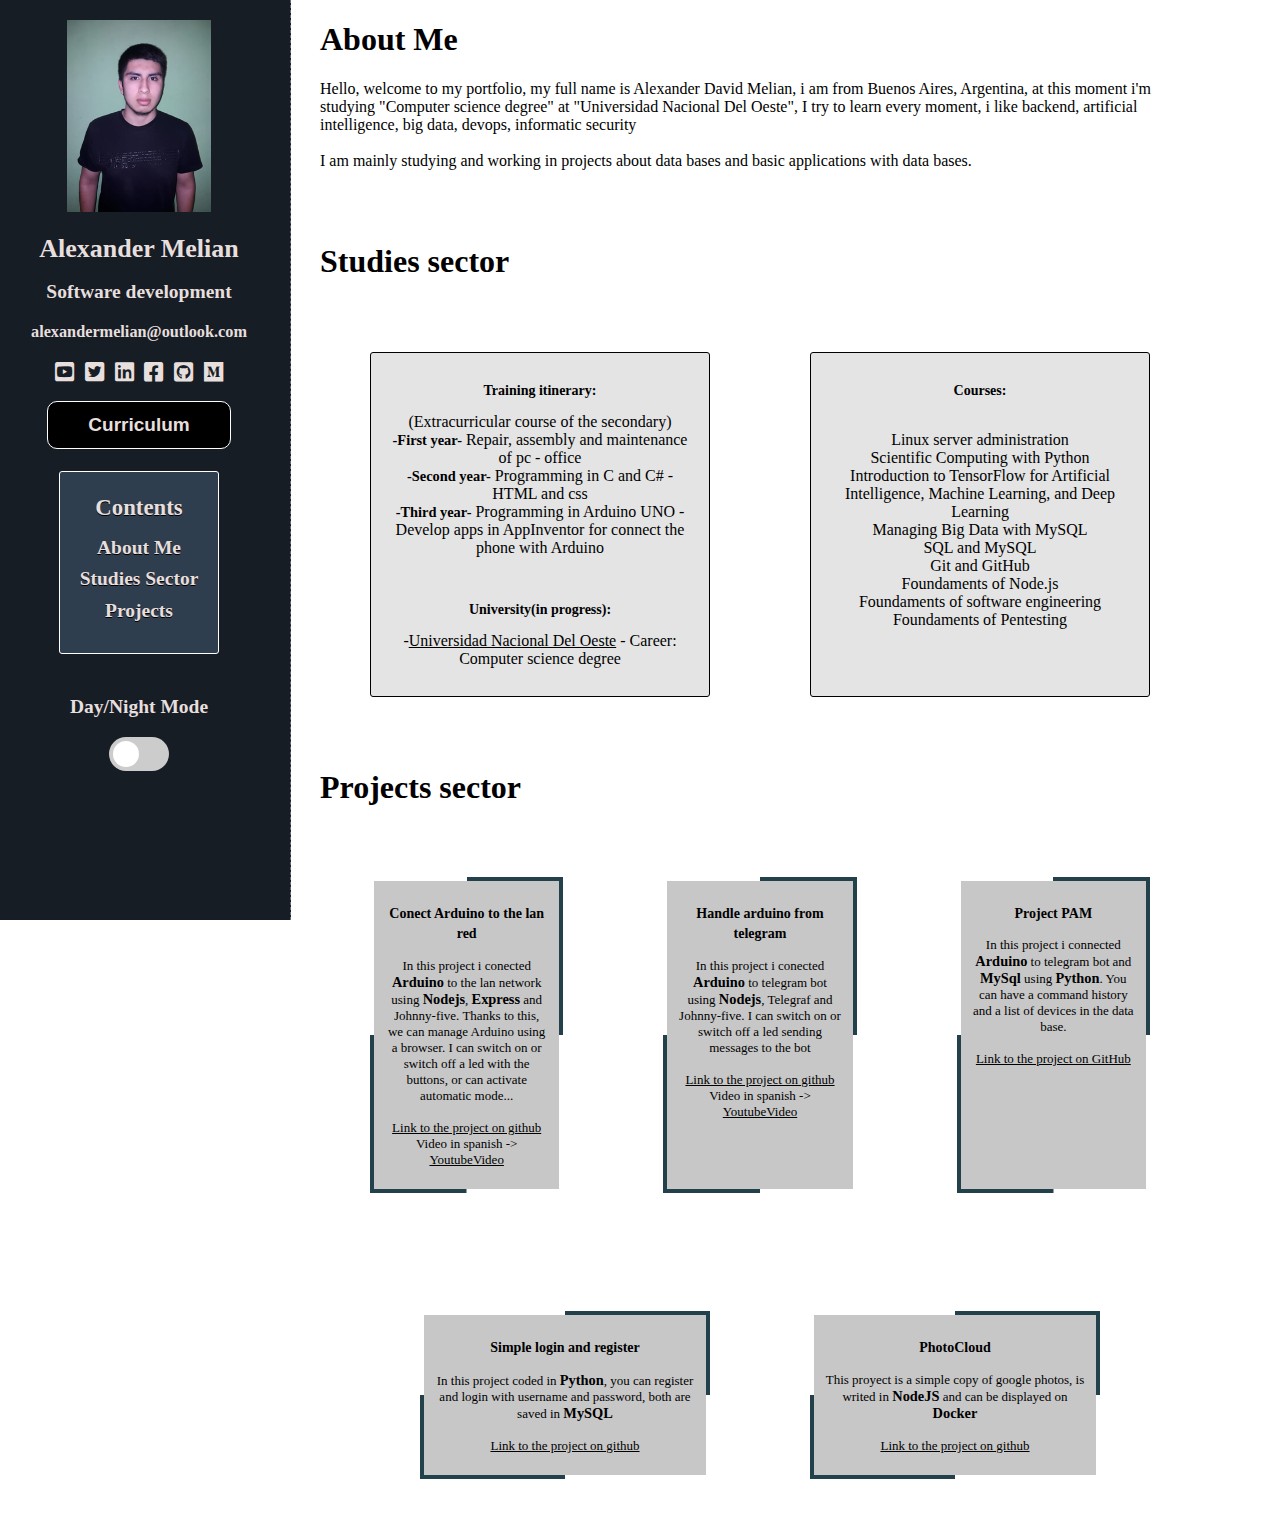
<file: index.html>
<!DOCTYPE html>
<html>

<head>
    <meta content="text/html;charset=utf-8" http-equiv="Content-Type">
    <meta content="utf-8" http-equiv="encoding">
    <!--Descripciones-->
    <meta name="author" content="Alexander Melian">
    <meta name="keywords"
        content="Python,Cv,Portfolio,C,Cinema4D,Software development,3d artist,AlexanderMelian,Alexander, Melian, Alexander Melian">
    <meta name="description" content="Portfolio Alexander Melian">
    <meta name="viewport" content="width=device-width, initial-scale=1">
    <title>AlexanderMelian</title>
    <!--css-->
    <link rel="stylesheet" href="css/index.css">
    <link rel="shortcut icon" href="./icons/alexander.ico">
    <link rel="stylesheet" href="https://cdnjs.cloudflare.com/ajax/libs/font-awesome/5.13.0/css/all.min.css">
    
    
    <!--analytics-->
<!-- Global site tag (gtag.js) - Google Analytics -->
<script async src="https://www.googletagmanager.com/gtag/js?id=UA-159854771-1"></script>
<script>
  window.dataLayer = window.dataLayer || [];
  function gtag(){dataLayer.push(arguments);}
  gtag('js', new Date());

  gtag('config', 'UA-159854771-1');
</script>
</head>


<body>
    <div class = "left">
        <!-- <img src="https://i.imgur.com/bY02hq1.jpg" alt="Perfil picture" class="PerfilPicture"> -->
        <img src="/icons/perfil.jpg" alt="Perfil picture" class="PerfilPicture">
        <h1>Alexander Melian</h1>
        <h2 class="title">Software development</p>
            <p style="font-size: smaller;">alexandermelian@outlook.com</p>
            <div class="iconstitle" style="margin: 15px;">
            <a target="_blank" href="https://www.youtube.com/channel/UCatILYkOh9a72u9QHJXMIkQ"><i
                    class="fab fa-youtube-square" title="Youtube"></i></a>
            <a target="_blank" href="https://twitter.com/AlexanderMeli4n"><i class="fab fa-twitter-square"
                    title="Twitter"></i></a>
            <a target="_blank" href="https://linkedin.com/in/alexandermelian"><i class="fab fa-linkedin"
                    title="Linkedin"></i></a>
            <a target="_blank" href="https://www.facebook.com/AlexanderDavidMelian/"><i
                    class="fab fa-facebook-square" title="Facebook"></i></a>
            <a target="_blank" href="https://github.com/AlexanderMelian"><i class="fab fa-github-square"
                    title="Github"></i></a>
            <a target="_blank" href="https://medium.com/@alexandermelian"><i class="fab fa-medium"
                title="Medium"></i></a>
        </div>
        
        <a target="_blank" href="https://drive.google.com/file/d/1k0XVwctn5xcwwHeH0zyfQE2yHO-kiEj2/view?usp=sharing"
                class="myButton">Curriculum</a>
            <br><br>
        <div class="contents">
            <h3>Contents</h3>
            <a href="#aboutme"><h4>About Me</h4></a>
            <a href="#study"><h4>Studies Sector</h4></a>            
            <a href="#projects"><h4>Projects</h4></a>
            <br>
        </div>
        <br><br>
        <p>Day/Night Mode</p>
        <div class="theme-switch-wrapper">
            <label class="theme-switch" for="checkbox">
                <input type="checkbox" id="checkbox" />
                <!-- <span class="slider round"></span> -->
                <div class="slider round">
                    <svgOfSun />
                    <svgOfMoon />
                    </div>
            </label>
        </div>
    </div>




    <div class = "main">
        <div id="aboutme">
            <h1>
                About Me
            </h1>
            <p>
                Hello, welcome to my portfolio, my full name is Alexander David Melian, i am from Buenos Aires, Argentina, at this moment
                i'm studying "Computer science degree" at "Universidad Nacional Del Oeste",
                I try to learn every moment, i like backend, artificial intelligence, big data, devops, informatic security
                <br><br>
                I am mainly studying and working in projects about data bases and basic applications with data bases.
            </p>

            <br><br>
            </div>


<div id="study" class="studies">
        <h1>Studies sector</h1>
        <div class="row">
            <div class="std">
                <p>
                    <h2>Training itinerary:</h2>
                    (Extracurricular course of the secondary)<br>
                    <b>-First year-</b> Repair, assembly and maintenance of pc - office<br>
                    <b>-Second year-</b> Programming in C and C# - HTML and css<br>
                    <b>-Third year-</b> Programming in Arduino UNO - Develop apps in AppInventor for connect the phone
                    with
                    Arduino
                </p>
                <br>
                <h2>University(in progress):</h2>
                    -<a href="http://www.uno.edu.ar" target="_blank">Universidad Nacional Del Oeste</a> - Career:
                    Computer
                    science degree
                </p>
            </div>
            <div class="std">
                <p>
                    <h2>Courses:</h2><br>
                    Linux server administration<br>
                    Scientific Computing with Python<br>
                    Introduction to TensorFlow for Artificial Intelligence, Machine Learning, and Deep Learning<br>
                    Managing Big Data with MySQL<br>
                    SQL and MySQL<br>
                    Git and GitHub<br>
                    Foundaments of Node.js<br>
                    Foundaments of software engineering<br>
                    Foundaments of Pentesting<br>
                </p>
            </div>
        </div>
    </div>

    <div id="projects" class="projects">
        <h1>Projects sector</h1>
        <div class="row">
            <div class="semi-card">
                <h2>Conect Arduino to the lan red</h2>
                <p>
                    In this project i conected <b>Arduino</b> to the lan network using <b>Nodejs</b>, <b>Express</b> and
                    Johnny-five. Thanks to
                    this, we can manage Arduino using a browser. I can switch on or switch off a led with the buttons,
                    or can activate automatic mode...
                    <br><br>
                    <a href="https://github.com/AlexMelian/Connect-arduino-to-the-lan-network" target="_blank">Link
                        to the project on github</a>
                    <br>
                    Video in spanish -> <a href="https://youtu.be/4avAr_N7N7E" target="_blank">YoutubeVideo</a>
                </p>
            </div>
            <div class="semi-card">
                <h2>Handle arduino from telegram</h2>
                <p>
                    In this project i conected <b>Arduino</b> to telegram bot using <b>Nodejs</b>, Telegraf and
                    Johnny-five. I can switch on or switch off a led sending messages to the bot
                    <br><br>
                    <a href="Https://github.com/AlexanderMelian/Handle-arduino-from-telegram" target="_blank">Link
                        to the project on github</a>
                    <br>
                    Video in spanish -> <a href="https://youtu.be/yhmgrT-H2Ck" target="_blank">YoutubeVideo</a>
                </p>
            </div>
            <div class="semi-card">
                <h2>Project PAM</h2>
                <p>
                    In this project i connected <b>Arduino</b> to telegram bot and <b>MySql</b> using <b>Python</b>.
                    You can have a command history and a list of devices in the data base.
                    <br><br>
                    <a href="https://github.com/AlexanderMelian/ProjectPAM" target="_blank">Link to the project on
                        GitHub</a>
                </p>
            </div>
        </div>
        <br>
        <div class="row">
            <div class="semi-card">
                <h2>Simple login and register</h2>
                <p>
                    In this project coded in <b>Python</b>, you can register and login with username and password, both
                    are saved in <b>MySQL</b>
                    <br><br>
                    <a href="https://github.com/AlexanderMelian/PassMysqlPython" target="_blank">Link
                        to the project on github</a>
                </p>
            </div>
            <div class="semi-card">
                <h2>PhotoCloud</h2>
                <p>
                    This proyect is a simple copy of google photos, is writed in <b>NodeJS</b> and can be displayed on <b>Docker</b>
                    <br><br>
                    <a href="https://github.com/AlexanderMelian/photocloud" target="_blank">Link
                        to the project on github</a>
                </p>
            </div>
        </div>
        
    </div>
    </div>
    
    <script src="/javascript/index.js"></script>
</body>
</file>
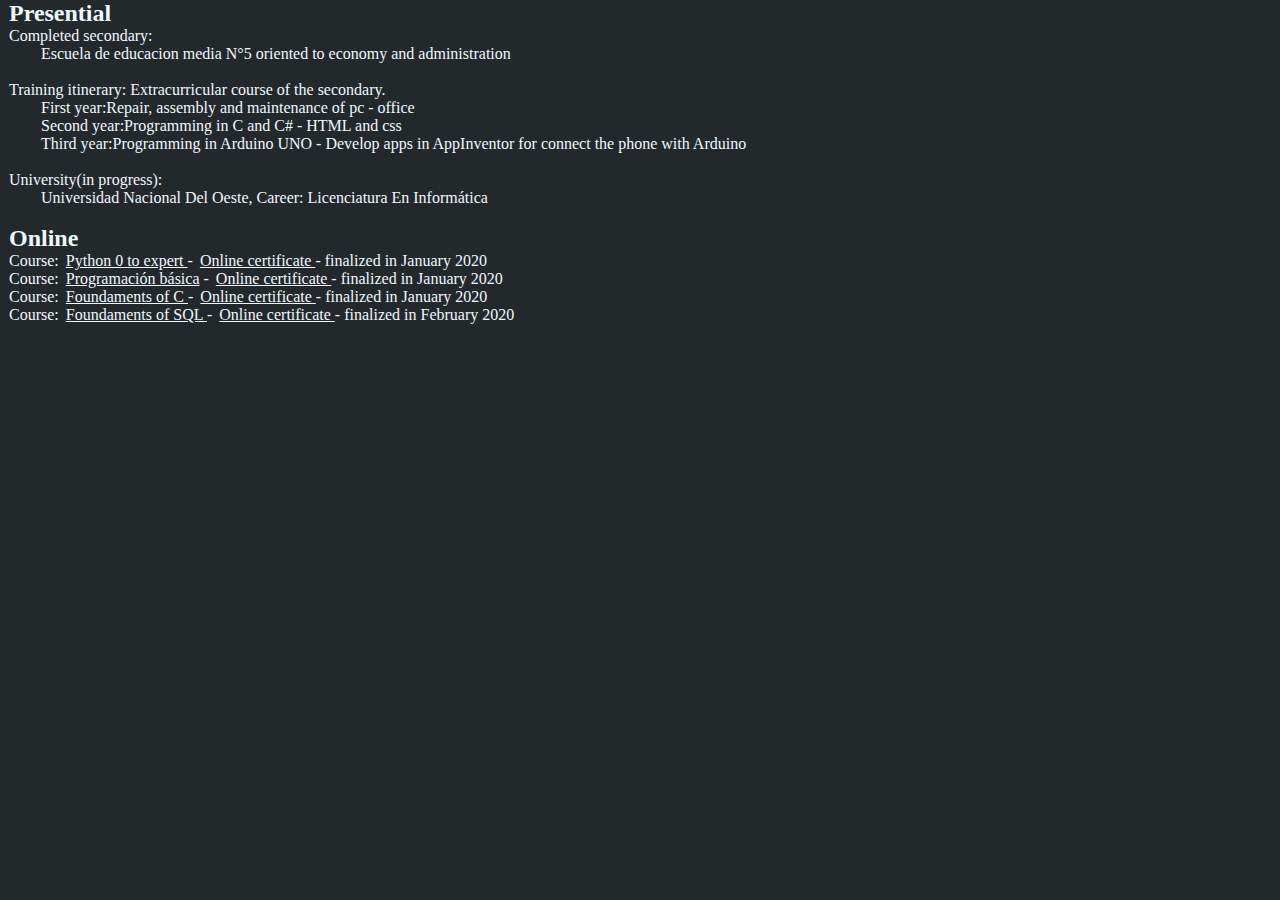
<file: study.html>
<head>
    <!DOCTYPE html>
<html>
<head>
    <meta charset='UTF-8'>
    <!--Descripciones-->
    <meta name="author" content="Alexander Melian">
    <meta name="keywords" content="Python,Cv,Portfolio,C,Cinema4D,Software development,3d artist,AlexanderMelian,Alexander, Melian">
    <meta name="description" content="Study Alexander Melian">
    <meta name="viewport" content="width=device-width, initial-scale=1.0">
    

    <title>Alexander Melian Studies</title>
    <!--css-->
    <link rel="stylesheet" href="css/study.css">
    <link rel="shortcut icon" href="alexander.ico">
    <!--analytics-->
    <!-- Global site tag (gtag.js) - Google Analytics -->
<script async src="https://www.googletagmanager.com/gtag/js?id=UA-159854771-1"></script>
<script>
  window.dataLayer = window.dataLayer || [];
  function gtag(){dataLayer.push(arguments);}
  gtag('js', new Date());

  gtag('config', 'UA-159854771-1');
</script>

</head>
<body>
    <h2>Presential</h2>
            <p>
                Completed secondary:<br>
                &emsp;&emsp;Escuela de educacion media N°5 oriented to economy and administration
            </p>
            <br>
            <p>
                Training itinerary:
                Extracurricular course of the secondary.<br>
                &emsp;&emsp;First year:Repair, assembly and maintenance of pc - office<br>
                &emsp;&emsp;Second year:Programming in C and C# - HTML and css<br>
                &emsp;&emsp;Third year:Programming in Arduino UNO - Develop apps in AppInventor for connect the phone with Arduino
            </p>
            <br>
            <p>University(in progress):<br>
                &emsp;&emsp;Universidad Nacional Del Oeste, Career: Licenciatura En Informática
            </p>
            <br>
            <h2>Online</h2>
            <p>
                Course: <a href="https://www.udemy.com/course/aprende-el-lenguaje-de-programacion-python3-practicando/"target="_blank">Python 0 to expert </a>
                - <a href="https://www.udemy.com/certificate/UC-PVDFDLYU/"target="_blank">Online certificate </a>
                - finalized in January 2020<br>
                Course: <a href="https://platzi.com/clases/programacion-basica/"target="_blank">Programación básica</a>
                - <a href="https://platzi.com/@alexandermelian/curso/1050-programacion-basica/diploma/detalle/"target="_blank">Online certificate </a>
                - finalized in January 2020<br>
                Course: <a href="https://www.sololearn.com/Profile/16988521/C"target="_blank">Foundaments of C </a>
                - <a href="https://www.sololearn.com/Profile/16988521/C"target="_blank">Online certificate </a>
                - finalized in January 2020<br>
                Course: <a href="https://www.sololearn.com/Profile/16988521/SQL"target="_blank">Foundaments of SQL </a>
                - <a href="https://www.sololearn.com/Profile/16988521/SQL"target="_blank">Online certificate </a>
                - finalized in February 2020
            </p>
</body>
</html>
</file>
<file: css/index.css>
:root {
    --left-back-color: #161D25;
    --left-text-color: #E7DFDD;
    --main-back-color: #ffffff;
    --line-color: #000000;
    --butomcolor: #000000;
    --std-back-color: #e4e4e4;
    --std-text-color: #000000;
    --linear-gradiercolor-1 :#22414a;
    --linear-gradiercolor-2: #c7c7c7;
    --contents-backcolor: #2F3E4E;
}

  [data-theme="dark"]{
    --main-back-color: #22414a;
    --main-text-color: #FFFFFF;
    --std-back-color: #05263f;
    --std-text-color: #E7DFDD;
    --linear-gradiercolor-2 :#062F4F;
    --linear-gradiercolor-1: #939393;
}

.left{
    height: 100%;
    width: 17rem;
    position:fixed;
    z-index: 1;
    top: 0;
    left: 0;
    overflow-x: hidden;
    padding-top: 20px;
    padding-right: 15px;
    padding-left: 3px;
    border-right: 1px dashed #676d74;
    font-size: 13px;
    background-color: var(--left-back-color);
    color: var(--left-text-color);
    text-align: center;
}
.PerfilPicture{
  width: 9rem;
}
.contents{
  background-color: var(--contents-backcolor);
  border-radius:3px;
  border:1px solid #ffffff;
  display:inline-block;
  color: var(--left-text-color);
  padding: 0px 20px;
  text-decoration:none;
  text-shadow:0px 1px 0px #000000;
}
.contents h3{
  margin-bottom: 1rem;
}

.contents h4{
  margin-top: 0rem;
  margin-bottom: 0.6rem;
}
.left a{
  text-decoration: none;
  color: var(--left-text-color);
}
.left a:visited{
  color: var(--left-text-color);
}
.left a:hover{
  position:relative;
  top:2px;
}
.iconstitle i{
  margin: 3px;
  text-decoration: none;
  font-size: 22px;
  color: var(--left-text-color);
}

.myButton {
  background-color:var(--butomcolor);
  border-radius:10px;
  border:1px solid #ffffff;
  display:inline-block;
  cursor:pointer;
  color: var(--left-text-color);
  font-family:Arial;
  font-size:19px;
  padding:12px 40px;
  text-decoration:none;
  text-shadow:0px 1px 0px #000000;
}
.myButton:hover {
  background-color:#7a7a7a;
}
.myButton:active {
  position:relative;
  top:1px;
}
.myButton a{
  color: white;
}
.theme-switch {
  position: relative;
  display: inline-block;
  width: 60px;
  height: 34px;
}

/* Hide default HTML checkbox */
.theme-switch input {
  opacity: 0;
  width: 0;
  height: 0;
}
/* The slider */
.slider {
  position: absolute;
  cursor: pointer;
  top: 0;
  left: 0;
  right: 0;
  bottom: 0;
  background-color: #ccc;
  -webkit-transition: .4s;
  transition: .4s;
}

.slider:before {
  position: absolute;
  content: "";
  height: 26px;
  width: 26px;
  left: 4px;
  bottom: 4px;
  background-color: white;
  -webkit-transition: .4s;
  transition: .4s;
}

input:checked + .slider {
  background-color: #000000;
}

input:focus + .slider {
  box-shadow: 0 0 1px #000000;
}

input:checked + .slider:before {
  -webkit-transform: translateX(26px);
  -ms-transform: translateX(26px);
  transform: translateX(26px);
}

/* Rounded sliders */
.slider.round {
  border-radius: 34px;
}

.slider.round:before {
  border-radius: 50%;
}
.main{
    margin-left: 20rem;
    margin-right: 5rem;
}

.std{
  background-color: var(--std-back-color);
  border-radius:3px;
  border:1px solid var(--line-color);
  display:inline-block;
  padding:12px 40px;
  text-decoration:none;
  color: var(--std-text-color);
  padding: 15px;
  margin: 50px;
  width: 24rem;
}
.std p {
  font-size: 13px;
  margin-bottom: 10px;
}  
.std h2 {
  font-size: 14px;
  line-height: 1.3rem;
}
.std a{
  color: var(--main-text-color);
}
.std b{
  font-size: 0.9rem;
}
.row{
  display: flex;
  text-align: center;
  margin: auto;
  padding: auto;
  justify-content: center;
}
.semi-card {
  display: table-cell;
  padding: 15px;
  margin: 50px;
  width: 260px;
  background-image: linear-gradient(var(--linear-gradiercolor-1), var(--linear-gradiercolor-1)),
  linear-gradient(var(--linear-gradiercolor-1), var(--linear-gradiercolor-1)),
  linear-gradient(var(--linear-gradiercolor-1), var(--linear-gradiercolor-1)),
  linear-gradient(var(--linear-gradiercolor-1),var(--linear-gradiercolor-1)),
  linear-gradient(var(--linear-gradiercolor-2), var(--linear-gradiercolor-2));
  background-repeat: no-repeat;
  background-size: 4px 50%, 50% 4px, 4px 50%, 50% 4px, calc(100% - 8px) calc(100% - 8px);
  background-position: left bottom, left bottom, right top, right top, 4px 4px;
}
.semi-card p {
  font-size: 13px;
  margin-bottom: 10px;
}  
.semi-card h2 {
  font-size: 14px;
  line-height: 1.3rem;
}
.semi-card a{
  color: var(--main-text-color);
}
.semi-card b{
  font-size: 0.9rem;
}
body{
  margin: 0px;
  padding: 0px;
  background-color: var(--main-back-color);
  color: var(--main-text-color); 
}

@media only screen and (max-width: 900px) {
  .left{
      position: relative;
      width: 100%;
  }
  .main{
      margin-left: 3rem;
      text-align: center;
      margin-right: 3rem; 
      margin-bottom: 1rem;
      /* margin-top: 1rem; */
  }

  .std{
    text-decoration:none;
    padding: 15px;
    margin-top: 1rem;
  }

  .projects{
    border-bottom: 1px solid var(--line-color);
    margin: 0px;
    padding: 0px;
  }
  .row{
    display:grid;
    text-align: center;
    margin: auto;
    padding: auto;
    justify-content: center;
  }
}

@media only screen and (max-width: 500px){
  .std{
    width: 260px;
    text-decoration:none;
    padding: 15px;
    margin-top: 1rem;
  }
}


@media only screen and (max-height: 850px) and (min-height: 771px) and (min-width: 1000px){
  .left{
    font-size: 12px;
  }
  .PerfilPicture{
    width: 8rem;
  }
  .myButton {
    font-size: 15px;
  }
}

@media only screen and (max-height: 770px) and (min-width: 1000px){
  .left{
    font-size: 11px;
  }
  .PerfilPicture{
    width: 7rem;
  }
  .myButton {
    font-size: 15px;
  }
}

@media only screen and (max-height: 650px) and (min-width: 1000px){
  .left{
    font-size: 10px;
  }
  .PerfilPicture{
    width: 6.5rem;
  }
  .myButton {
    font-size: 15px;
  }
}
</file>
<file: css/study.css>
@media screen and (min-width: 801px){
    *{
        margin: 0px;
        padding: 0px;
        background-color: #23282B;
        color: aliceblue;
        padding-left: 3px;
    }
    * a:hover{
        color:#3B83BD;
    }
}

@media screen and (max-width: 800px) {/*      Trabajar con el max        */
    *{
        margin: 0px;
        padding: 0px;
        background-color: #23282B;
        color: aliceblue;
        padding-left: 1px;
    }
}
</file>
